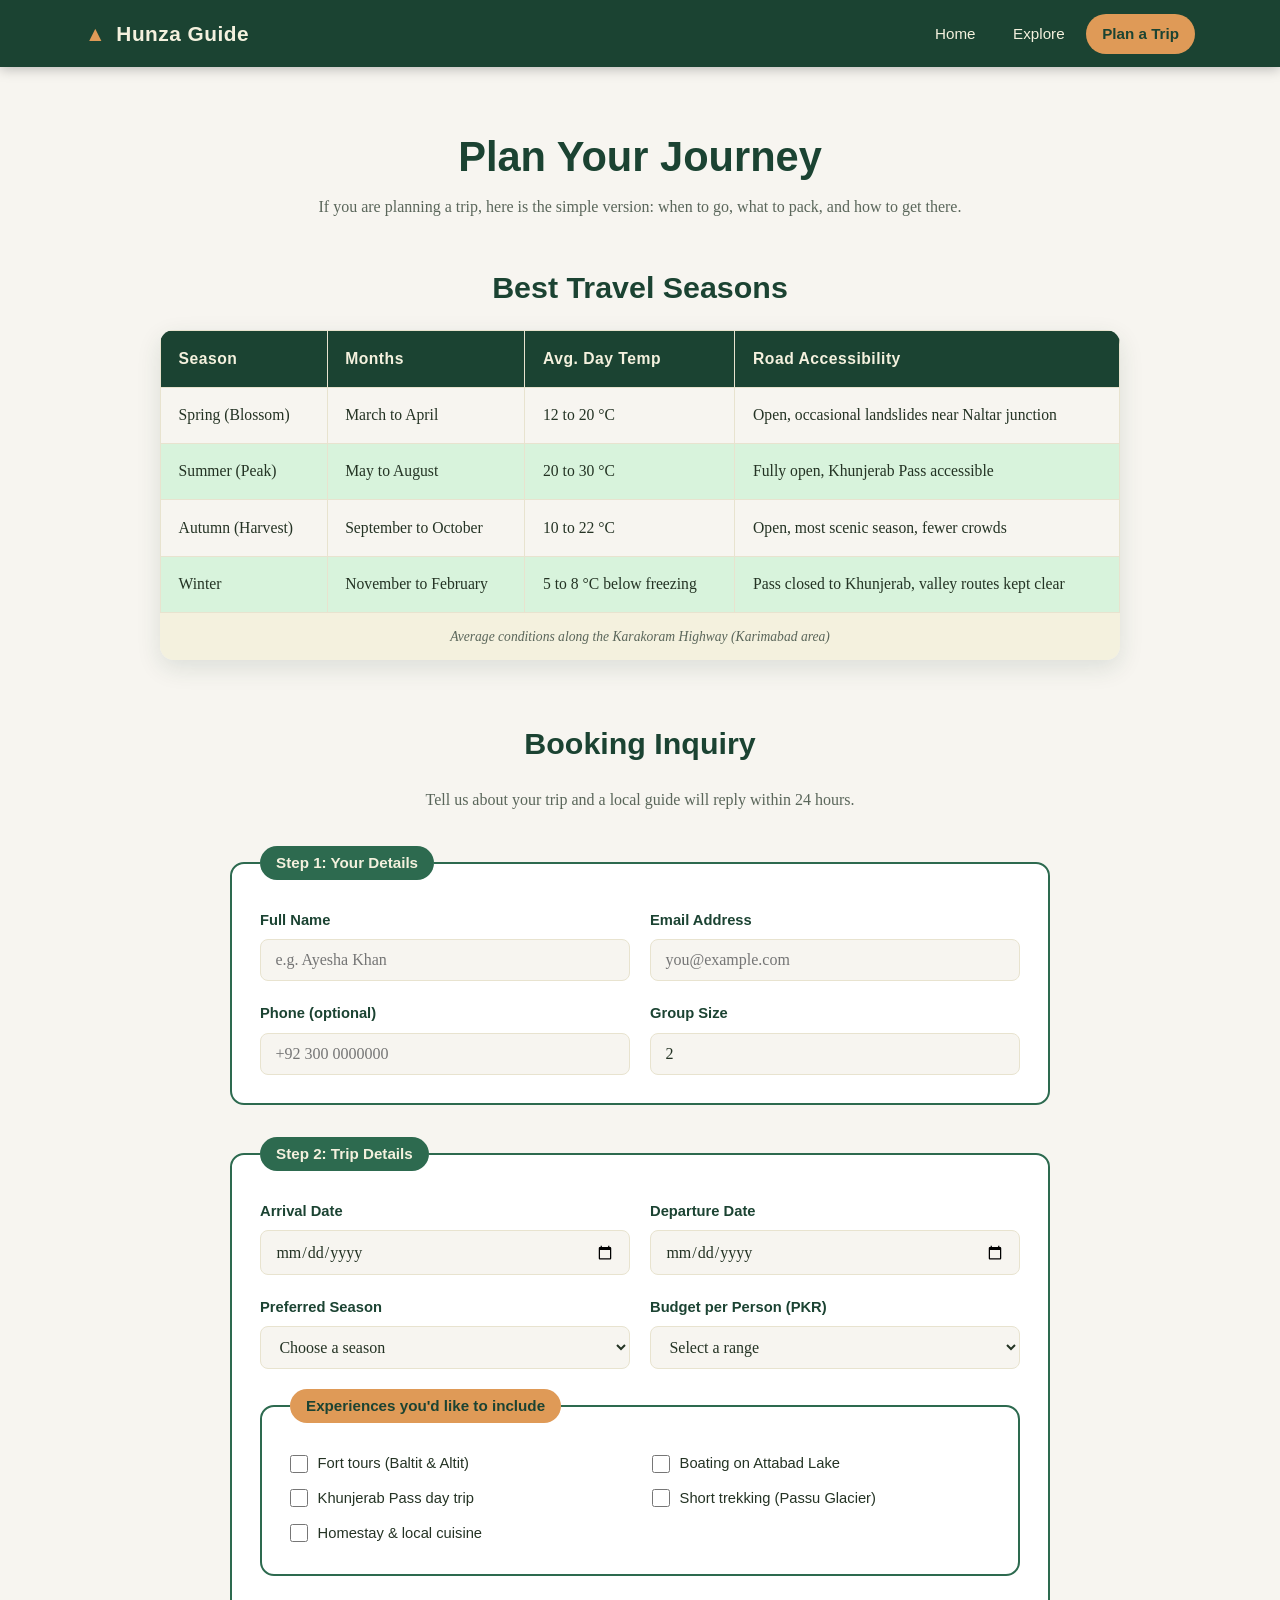
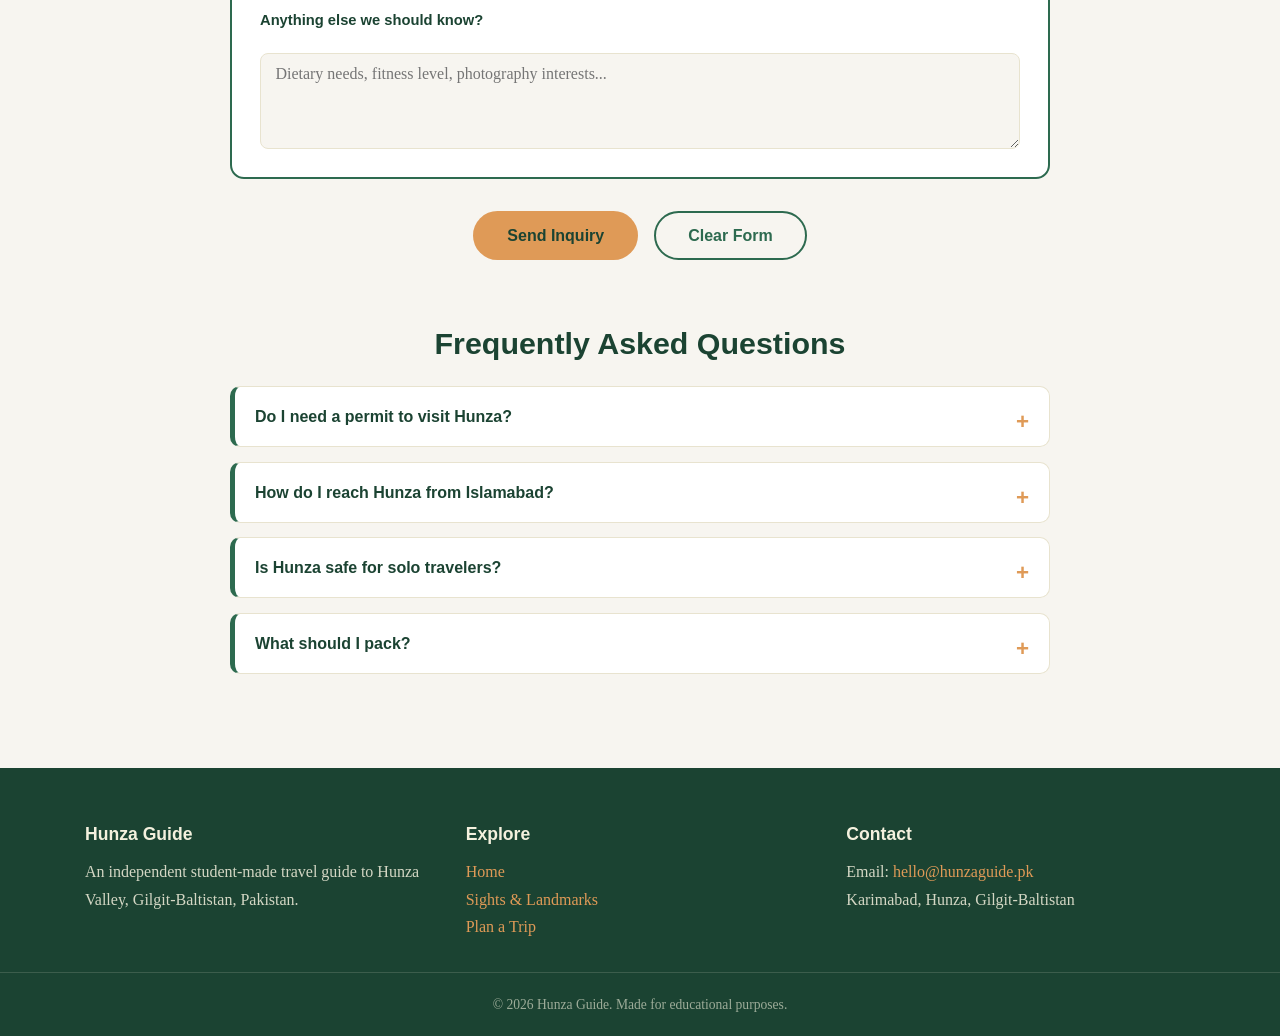
<file: plan.html>
<!DOCTYPE html>
<html lang="en">
<head>
  <meta charset="UTF-8">
  <meta name="viewport" content="width=device-width, initial-scale=1.0">
  <meta name="description" content="Best seasons, road access and a booking inquiry form for your Hunza Valley trip.">
  <title>Plan a Hunza Valley Trip</title>
  <link rel="stylesheet" href="style.css">
</head>
<body>

  <header class="site-header">
    <nav class="navbar" aria-label="Primary navigation">
      <a class="brand" href="index.html">
        <span class="brand-mark" aria-hidden="true">▲</span>
        Hunza Guide
      </a>
      <ul class="nav-links">
        <li><a href="index.html">Home</a></li>
        <li><a href="explore.html">Explore</a></li>
        <li><a class="active" href="plan.html" aria-current="page">Plan a Trip</a></li>
      </ul>
    </nav>
  </header>

  <main>

    <!-- ===================== SEASONS TABLE ===================== -->
    <section class="page-intro" aria-labelledby="plan-heading">
      <h1 id="plan-heading">Plan Your Journey</h1>
      <p>If you are planning a trip, here is the simple version: when to go, what to pack, and how to get there.</p>
    </section>

    <section class="table-section" aria-labelledby="seasons-heading">
      <h2 id="seasons-heading">Best Travel Seasons</h2>
      <div class="table-wrap">
        <table class="seasons-table">
          <caption>Average conditions along the Karakoram Highway (Karimabad area)</caption>
          <thead>
            <tr>
              <th scope="col">Season</th>
              <th scope="col">Months</th>
              <th scope="col">Avg. Day Temp</th>
              <th scope="col">Road Accessibility</th>
            </tr>
          </thead>
          <tbody>
            <tr>
              <td>Spring (Blossom)</td>
              <td>March to April</td>
              <td>12 to 20 °C</td>
              <td>Open, occasional landslides near Naltar junction</td>
            </tr>
            <tr>
              <td>Summer (Peak)</td>
              <td>May to August</td>
              <td>20 to 30 °C</td>
              <td>Fully open, Khunjerab Pass accessible</td>
            </tr>
            <tr>
              <td>Autumn (Harvest)</td>
              <td>September to October</td>
              <td>10 to 22 °C</td>
              <td>Open, most scenic season, fewer crowds</td>
            </tr>
            <tr>
              <td>Winter</td>
              <td>November to February</td>
              <td>5 to 8 °C below freezing</td>
              <td>Pass closed to Khunjerab, valley routes kept clear</td>
            </tr>
          </tbody>
        </table>
      </div>
    </section>

    <!-- ===================== BOOKING INQUIRY FORM ===================== -->
    <section class="form-section" aria-labelledby="form-heading">
      <h2 id="form-heading">Booking Inquiry</h2>
      <p class="form-note">Tell us about your trip and a local guide will reply within 24 hours.</p>

      <form class="booking-form" action="#" method="post">

        <fieldset>
          <legend>Step 1: Your Details</legend>
          <div class="form-grid">
            <label for="fullname">Full Name
              <input type="text" id="fullname" name="fullname" placeholder="e.g. Ayesha Khan" required>
            </label>
            <label for="email">Email Address
              <input type="email" id="email" name="email" placeholder="you@example.com" required>
            </label>
            <label for="phone">Phone (optional)
              <input type="tel" id="phone" name="phone" placeholder="+92 300 0000000">
            </label>
            <label for="group-size">Group Size
              <input type="number" id="group-size" name="group-size" min="1" max="30" value="2">
            </label>
          </div>
        </fieldset>

        <fieldset>
          <legend>Step 2: Trip Details</legend>
          <div class="form-grid">
            <label for="arrival">Arrival Date
              <input type="date" id="arrival" name="arrival" required>
            </label>
            <label for="departure">Departure Date
              <input type="date" id="departure" name="departure" required>
            </label>
            <label for="season">Preferred Season
              <select id="season" name="season" required>
                <option value="">Choose a season</option>
                <option value="spring">Spring (Cherry Blossom)</option>
                <option value="summer">Summer (Peak Season)</option>
                <option value="autumn">Autumn (Golden Hunza)</option>
                <option value="winter">Winter (Quiet &amp; Snow)</option>
              </select>
            </label>
            <label for="budget">Budget per Person (PKR)
              <select id="budget" name="budget">
                <option value="">Select a range</option>
                <option value="economy">Under 40,000</option>
                <option value="comfort">40,000 to 80,000</option>
                <option value="premium">80,000+</option>
              </select>
            </label>
          </div>

          <fieldset class="nested-fieldset">
            <legend>Experiences you'd like to include</legend>
            <div class="checkbox-group">
              <label><input type="checkbox" name="experiences" value="forts"> Fort tours (Baltit &amp; Altit)</label>
              <label><input type="checkbox" name="experiences" value="boating"> Boating on Attabad Lake</label>
              <label><input type="checkbox" name="experiences" value="khunjerab"> Khunjerab Pass day trip</label>
              <label><input type="checkbox" name="experiences" value="trekking"> Short trekking (Passu Glacier)</label>
              <label><input type="checkbox" name="experiences" value="culture"> Homestay &amp; local cuisine</label>
            </div>
          </fieldset>

          <label for="message">Anything else we should know?
            <textarea id="message" name="message" rows="4" placeholder="Dietary needs, fitness level, photography interests..."></textarea>
          </label>
        </fieldset>

        <div class="form-actions">
          <button type="submit" class="btn btn-accent">Send Inquiry</button>
          <button type="reset" class="btn btn-outline">Clear Form</button>
        </div>
      </form>
    </section>

    <!-- ===================== FAQ ACCORDION (pure HTML/CSS) ===================== -->
    <section class="faq-section" aria-labelledby="faq-heading">
      <h2 id="faq-heading">Frequently Asked Questions</h2>

      <details class="faq-item">
        <summary>Do I need a permit to visit Hunza?</summary>
        <p>
          Domestic tourists need no permit. Foreign visitors should travel on a
          valid Pakistan visa; no additional NOC is required for Hunza itself,
          though Khunjerab day trips may involve a quick checkpoint registration.
        </p>
      </details>

      <details class="faq-item">
        <summary>How do I reach Hunza from Islamabad?</summary>
        <p>
          Two main options: a short flight to Gilgit followed by a 2-hour drive,
          or the longer Karakoram Highway road trip, which usually takes 20 to 24
          hours depending on stops and road conditions.
        </p>
      </details>

      <details class="faq-item">
        <summary>Is Hunza safe for solo travelers?</summary>
        <p>
          Hunza is considered one of the safest regions in Pakistan, with very
          low crime and famously welcoming locals. Standard travel precautions
          still apply anywhere.
        </p>
      </details>

      <details class="faq-item">
        <summary>What should I pack?</summary>
        <p>
          Layers are the key. Even in summer, nights can get cold, and the sun is
          stronger at altitude. Bring comfortable shoes, sunscreen, and any
          medicine you usually rely on.
        </p>
      </details>
    </section>

  </main>

  <footer class="site-footer">
    <div class="footer-inner">
      <section aria-label="About this guide">
        <h4>Hunza Guide</h4>
        <p>An independent student-made travel guide to Hunza Valley, Gilgit-Baltistan, Pakistan.</p>
      </section>
      <section aria-label="Quick links">
        <h4>Explore</h4>
        <ul>
          <li><a href="index.html">Home</a></li>
          <li><a href="explore.html">Sights &amp; Landmarks</a></li>
          <li><a href="plan.html">Plan a Trip</a></li>
        </ul>
      </section>
      <section aria-label="Contact information">
        <h4>Contact</h4>
        <p>Email: <a href="mailto:hello@hunzaguide.pk">hello@hunzaguide.pk</a></p>
        <p>Karimabad, Hunza, Gilgit-Baltistan</p>
      </section>
    </div>
    <p class="footer-bottom">&copy; 2026 Hunza Guide. Made for educational purposes.</p>
  </footer>

</body>
</html>
</file>
<file: style.css>
/* ============================================================
   HUNZA VALLEY TOURIST GUIDE — MASTER STYLESHEET
   Palette: Forest Green / Light Beige / Warm Terracotta
   ============================================================ */

:root {
  --green-900: #1b4332;
  --green-700: #2d6a4f;
  --green-500: #40916c;
  --green-100: #d8f3dc;
  --beige-50:  #f7f5f0;
  --beige-100: #f4f1de;
  --beige-200: #e8e3cf;
  --accent:    #df9a57;
  --accent-dark: #c47f3d;
  --ink:       #243324;
  --ink-soft:  #5a665a;
  --white:     #ffffff;

  --font-heading: "Segoe UI", "Helvetica Neue", Arial, sans-serif;
  --font-body: Georgia, "Times New Roman", serif;

  --radius: 14px;
  --shadow: 0 8px 24px rgba(27, 67, 50, 0.12);
  --transition: 0.35s ease;
}

/* ---------- Base Reset ---------- */
*,
*::before,
*::after {
  box-sizing: border-box;
  margin: 0;
  padding: 0;
}

html {
  scroll-behavior: smooth;
}

body {
  font-family: var(--font-body);
  background-color: var(--beige-50);
  color: var(--ink);
  line-height: 1.7;
}

img {
  display: block;
  max-width: 100%;
}

h1, h2, h3, h4 {
  font-family: var(--font-heading);
  line-height: 1.25;
  color: var(--green-900);
}

a {
  color: var(--green-700);
}

/* ============================================================
   HEADER & STICKY NAVIGATION
   ============================================================ */
.site-header {
  position: sticky;
  top: 0;
  z-index: 100;
  background-color: var(--green-900);
  box-shadow: 0 2px 12px rgba(0, 0, 0, 0.25);
}

.navbar {
  display: flex;
  align-items: center;
  justify-content: space-between;
  flex-wrap: wrap;
  gap: 0.5rem;
  max-width: 1150px;
  margin: 0 auto;
  padding: 0.85rem 1.25rem;
}

.brand {
  font-family: var(--font-heading);
  font-size: 1.3rem;
  font-weight: 700;
  color: var(--beige-100);
  text-decoration: none;
  letter-spacing: 0.5px;
}

.brand-mark {
  color: var(--accent);
  margin-right: 0.25rem;
}

.nav-links {
  display: flex;
  gap: 0.35rem;
  list-style: none;
}

.nav-links a {
  display: block;
  padding: 0.45rem 1rem;
  border-radius: 999px;
  font-family: var(--font-heading);
  font-size: 0.95rem;
  color: var(--beige-100);
  text-decoration: none;
  transition: background-color var(--transition), color var(--transition);
}

.nav-links a:hover {
  background-color: rgba(244, 241, 222, 0.15);
}

.nav-links a.active {
  background-color: var(--accent);
  color: var(--green-900);
  font-weight: 700;
}

/* ============================================================
   BUTTONS
   ============================================================ */
.btn {
  display: inline-block;
  padding: 0.85rem 2rem;
  border: 2px solid transparent;
  border-radius: 999px;
  font-family: var(--font-heading);
  font-size: 1rem;
  font-weight: 600;
  text-decoration: none;
  cursor: pointer;
  transition: background-color var(--transition), color var(--transition),
              transform var(--transition), border-color var(--transition);
}

.btn-accent {
  background-color: var(--accent);
  color: var(--green-900);
}

.btn-accent:hover {
  background-color: var(--accent-dark);
  color: var(--white);
  transform: translateY(-3px);
}

.btn-outline {
  border-color: var(--green-700);
  background-color: transparent;
  color: var(--green-700);
}

.btn-outline:hover {
  background-color: var(--green-700);
  color: var(--white);
  transform: translateY(-3px);
}

/* ============================================================
   HERO BANNER (index.html)
   ============================================================ */
.hero {
  min-height: 100vh;
  display: flex;
  align-items: center;
  justify-content: center;
  text-align: center;
  background-image: url("https://images.unsplash.com/photo-1506905925346-21bda4d32df4?auto=format&fit=crop&w=1920&q=80");
  background-size: cover;
  background-position: center;
}

.hero-overlay {
  width: 100%;
  min-height: 100vh;
  display: flex;
  flex-direction: column;
  align-items: center;
  justify-content: center;
  gap: 1.2rem;
  padding: 2rem;
  background: linear-gradient(rgba(15, 35, 26, 0.55), rgba(15, 35, 26, 0.65));
}

.hero-kicker {
  font-family: var(--font-heading);
  font-size: 0.95rem;
  letter-spacing: 4px;
  text-transform: uppercase;
  color: var(--accent);
}

.hero-title {
  font-size: clamp(3rem, 9vw, 6rem);
  color: var(--white);
  letter-spacing: 2px;
}

.hero-sub {
  max-width: 620px;
  font-size: 1.15rem;
  color: rgba(255, 255, 255, 0.9);
}

/* ============================================================
   KEY HIGHLIGHTS — FLEXBOX (index.html)
   ============================================================ */
.highlights {
  max-width: 1150px;
  margin: 0 auto;
  padding: 5rem 1.25rem;
}

.section-heading {
  text-align: center;
  margin-bottom: 3rem;
}

.section-heading h2 {
  font-size: 2.2rem;
  margin-bottom: 0.5rem;
}

.section-heading p {
  color: var(--ink-soft);
}

.highlights-flex {
  display: flex;
  gap: 1.75rem;
  justify-content: center;
}

.highlight-card {
  flex: 1 1 0;
  background-color: var(--white);
  border-radius: var(--radius);
  overflow: hidden;
  box-shadow: var(--shadow);
  transition: transform var(--transition), box-shadow var(--transition);
}

.highlight-card:hover {
  transform: translateY(-8px);
  box-shadow: 0 16px 36px rgba(27, 67, 50, 0.2);
}

.highlight-card img {
  width: 100%;
  height: 220px;
  object-fit: cover;
}

.highlight-card h3 {
  padding: 1.25rem 1.5rem 0.25rem;
  font-size: 1.35rem;
}

.highlight-card p {
  padding: 0 1.5rem 1.5rem;
  color: var(--ink-soft);
  font-size: 0.98rem;
}

/* ---------- Intro strip ---------- */
.intro-strip {
  background-color: var(--green-900);
  text-align: center;
  padding: 4.5rem 1.5rem;
}

.intro-strip h2 {
  color: var(--beige-100);
  font-size: 2rem;
  margin-bottom: 1rem;
}

.intro-strip p {
  max-width: 760px;
  margin: 0 auto 2rem;
  color: rgba(244, 241, 222, 0.85);
}

.intro-strip .btn-outline {
  border-color: var(--accent);
  color: var(--accent);
}

.intro-strip .btn-outline:hover {
  background-color: var(--accent);
  color: var(--green-900);
}

/* ============================================================
   PAGE INTRO (explore.html / plan.html)
   ============================================================ */
.page-intro {
  max-width: 1150px;
  margin: 0 auto;
  padding: 4rem 1.25rem 1rem;
  text-align: center;
}

.page-intro h1 {
  font-size: 2.6rem;
  margin-bottom: 0.6rem;
}

.page-intro p {
  color: var(--ink-soft);
}

/* ============================================================
   MASONRY GALLERY — CSS GRID (explore.html)
   ============================================================ */
.gallery-grid {
  max-width: 1150px;
  margin: 0 auto;
  padding: 2rem 1.25rem 5rem;
  display: grid;
  grid-template-columns: repeat(3, 1fr);
  grid-auto-rows: 220px;
  grid-auto-flow: dense;
  gap: 1.25rem;
}

.gallery-card {
  position: relative;
  overflow: hidden;
  border-radius: var(--radius);
  box-shadow: var(--shadow);
  grid-row: span 2;
}

.card-tall   { grid-row: span 3; }
.card-wide   { grid-column: span 2; grid-row: span 2; }

.gallery-card img {
  width: 100%;
  height: 100%;
  object-fit: cover;
  transition: transform 0.6s ease;
}

.gallery-card:hover img {
  transform: scale(1.08);
}

.card-overlay {
  position: absolute;
  inset: 0;
  display: flex;
  flex-direction: column;
  justify-content: flex-end;
  gap: 0.5rem;
  padding: 1.5rem;
  background: linear-gradient(transparent 30%, rgba(27, 67, 50, 0.92));
  opacity: 0;
  transition: opacity var(--transition);
}

.gallery-card:hover .card-overlay {
  opacity: 1;
}

.card-overlay h2 {
  color: var(--white);
  font-size: 1.4rem;
  transform: translateY(12px);
  transition: transform var(--transition);
}

.card-overlay p {
  color: rgba(255, 255, 255, 0.9);
  font-size: 0.95rem;
  transform: translateY(12px);
  transition: transform var(--transition) 0.05s;
}

.gallery-card:hover .card-overlay h2,
.gallery-card:hover .card-overlay p {
  transform: translateY(0);
}

/* ============================================================
   SEASONS TABLE (plan.html)
   ============================================================ */
.table-section {
  max-width: 1000px;
  margin: 0 auto;
  padding: 2rem 1.25rem;
}

.table-section h2,
.form-section h2,
.faq-section h2 {
  font-size: 1.9rem;
  text-align: center;
  margin-bottom: 1.5rem;
}

.table-wrap {
  overflow-x: auto;
  border-radius: var(--radius);
  box-shadow: var(--shadow);
}

.seasons-table {
  width: 100%;
  border-collapse: collapse;
  background-color: var(--beige-100);
  font-size: 0.98rem;
}

.seasons-table caption {
  caption-side: bottom;
  padding: 0.75rem;
  font-size: 0.85rem;
  font-style: italic;
  color: var(--ink-soft);
  background-color: var(--beige-100);
}

.seasons-table th,
.seasons-table td {
  padding: 0.9rem 1.1rem;
  text-align: left;
  border: 1px solid var(--beige-200);
}

.seasons-table thead th {
  background-color: var(--green-900);
  color: var(--beige-100);
  font-family: var(--font-heading);
  letter-spacing: 0.5px;
}

/* Zebra striping via :nth-child */
.seasons-table tbody tr:nth-child(odd) {
  background-color: var(--beige-50);
}

.seasons-table tbody tr:nth-child(even) {
  background-color: var(--green-100);
}

.seasons-table tbody tr:hover {
  background-color: rgba(223, 154, 87, 0.25);
}

/* ============================================================
   BOOKING FORM (plan.html)
   ============================================================ */
.form-section {
  max-width: 860px;
  margin: 0 auto;
  padding: 2rem 1.25rem 3rem;
}

.form-note {
  text-align: center;
  color: var(--ink-soft);
  margin-bottom: 2rem;
}

.booking-form fieldset {
  border: 2px solid var(--green-700);
  border-radius: var(--radius);
  padding: 1.75rem;
  margin-bottom: 2rem;
  background-color: var(--white);
}

.booking-form legend {
  padding: 0.25rem 1rem;
  border-radius: 999px;
  background-color: var(--green-700);
  color: var(--beige-100);
  font-family: var(--font-heading);
  font-weight: 600;
  font-size: 0.95rem;
}

.nested-fieldset {
  border-style: dashed;
  border-color: var(--accent);
  margin-top: 1.25rem;
}

.nested-fieldset legend {
  background-color: var(--accent);
  color: var(--green-900);
}

.form-grid {
  display: grid;
  grid-template-columns: 1fr 1fr;
  gap: 1.25rem;
}

.booking-form label {
  display: block;
  font-family: var(--font-heading);
  font-size: 0.92rem;
  font-weight: 600;
  color: var(--green-900);
}

.booking-form input[type="text"],
.booking-form input[type="email"],
.booking-form input[type="tel"],
.booking-form input[type="number"],
.booking-form input[type="date"],
.booking-form select,
.booking-form textarea {
  display: block;
  width: 100%;
  margin-top: 0.4rem;
  padding: 0.7rem 0.9rem;
  border: 1.5px solid var(--beige-200);
  border-radius: 8px;
  background-color: var(--beige-50);
  font-family: var(--font-body);
  font-size: 1rem;
  color: var(--ink);
  transition: border-color var(--transition), box-shadow var(--transition);
}

/* Beautiful glow on focus */
.booking-form input:focus,
.booking-form select:focus,
.booking-form textarea:focus {
  outline: none;
  border-color: var(--accent);
  box-shadow: 0 0 0 4px rgba(223, 154, 87, 0.35);
  background-color: var(--white);
}

.checkbox-group {
  display: grid;
  grid-template-columns: 1fr 1fr;
  gap: 0.6rem 1.5rem;
}

.checkbox-group label {
  display: flex;
  align-items: center;
  gap: 0.6rem;
  font-weight: 400;
  color: var(--ink);
}

.checkbox-group input[type="checkbox"] {
  width: 18px;
  height: 18px;
  accent-color: var(--green-700);
  cursor: pointer;
}

.booking-form textarea {
  margin-top: 1.25rem;
  resize: vertical;
}

.form-actions {
  display: flex;
  gap: 1rem;
  justify-content: center;
  flex-wrap: wrap;
}

/* ============================================================
   FAQ ACCORDION — details/summary (plan.html)
   ============================================================ */
.faq-section {
  max-width: 860px;
  margin: 0 auto;
  padding: 1rem 1.25rem 5rem;
}

.faq-item {
  border: 1.5px solid var(--beige-200);
  border-left: 5px solid var(--green-700);
  border-radius: 10px;
  background-color: var(--white);
  margin-bottom: 0.9rem;
  overflow: hidden;
  transition: border-left-color var(--transition);
}

.faq-item[open] {
  border-left-color: var(--accent);
}

.faq-item summary {
  list-style: none;
  cursor: pointer;
  padding: 1rem 1.25rem;
  font-family: var(--font-heading);
  font-weight: 600;
  color: var(--green-900);
  position: relative;
  transition: background-color var(--transition);
}

.faq-item summary::-webkit-details-marker {
  display: none; /* remove default arrow */
}

.faq-item summary::after {
  content: "+";
  position: absolute;
  right: 1.25rem;
  font-size: 1.4rem;
  color: var(--accent);
  transition: transform var(--transition);
}

.faq-item[open] summary::after {
  transform: rotate(45deg);
}

.faq-item summary:hover {
  background-color: var(--beige-100);
}

.faq-item p {
  padding: 0 1.25rem 1.25rem;
  color: var(--ink-soft);
}

/* ============================================================
   FOOTER
   ============================================================ */
.site-footer {
  background-color: var(--green-900);
  color: rgba(244, 241, 222, 0.85);
}

.footer-inner {
  max-width: 1150px;
  margin: 0 auto;
  padding: 3.5rem 1.25rem 2rem;
  display: grid;
  grid-template-columns: repeat(3, 1fr);
  gap: 2rem;
}

.site-footer h4 {
  color: var(--beige-100);
  font-size: 1.1rem;
  margin-bottom: 0.75rem;
}

.site-footer ul {
  list-style: none;
}

.site-footer a {
  color: var(--accent);
  text-decoration: none;
}

.site-footer a:hover {
  text-decoration: underline;
}

.footer-bottom {
  text-align: center;
  padding: 1.25rem;
  border-top: 1px solid rgba(244, 241, 222, 0.15);
  font-size: 0.85rem;
  color: rgba(244, 241, 222, 0.6);
}

/* ============================================================
   RESPONSIVE MEDIA QUERIES
   ============================================================ */

/* Tablets */
@media (max-width: 900px) {
  .gallery-grid {
    grid-template-columns: repeat(2, 1fr);
  }

  .highlights-flex {
    flex-wrap: wrap;
  }

  .highlight-card {
    flex: 1 1 45%;
  }

  .footer-inner {
    grid-template-columns: 1fr 1fr;
  }
}

/* Mobile phones */
@media (max-width: 600px) {
  .navbar {
    flex-direction: column;
    gap: 0.6rem;
  }

  .nav-links {
    width: 100%;
    justify-content: center;
  }

  .nav-links a {
    padding: 0.4rem 0.8rem;
    font-size: 0.88rem;
  }

  .highlights-flex {
    flex-direction: column;
  }

  .highlight-card {
    flex: 1 1 100%;
  }

  .gallery-grid {
    grid-template-columns: 1fr;
    grid-auto-rows: 260px;
  }

  .card-wide {
    grid-column: span 1;
  }

  .form-grid,
  .checkbox-group {
    grid-template-columns: 1fr;
  }

  .footer-inner {
    grid-template-columns: 1fr;
    text-align: center;
  }

  .hero-title {
    font-size: 3rem;
  }

  .booking-form fieldset {
    padding: 1.25rem;
  }
}
</file>
